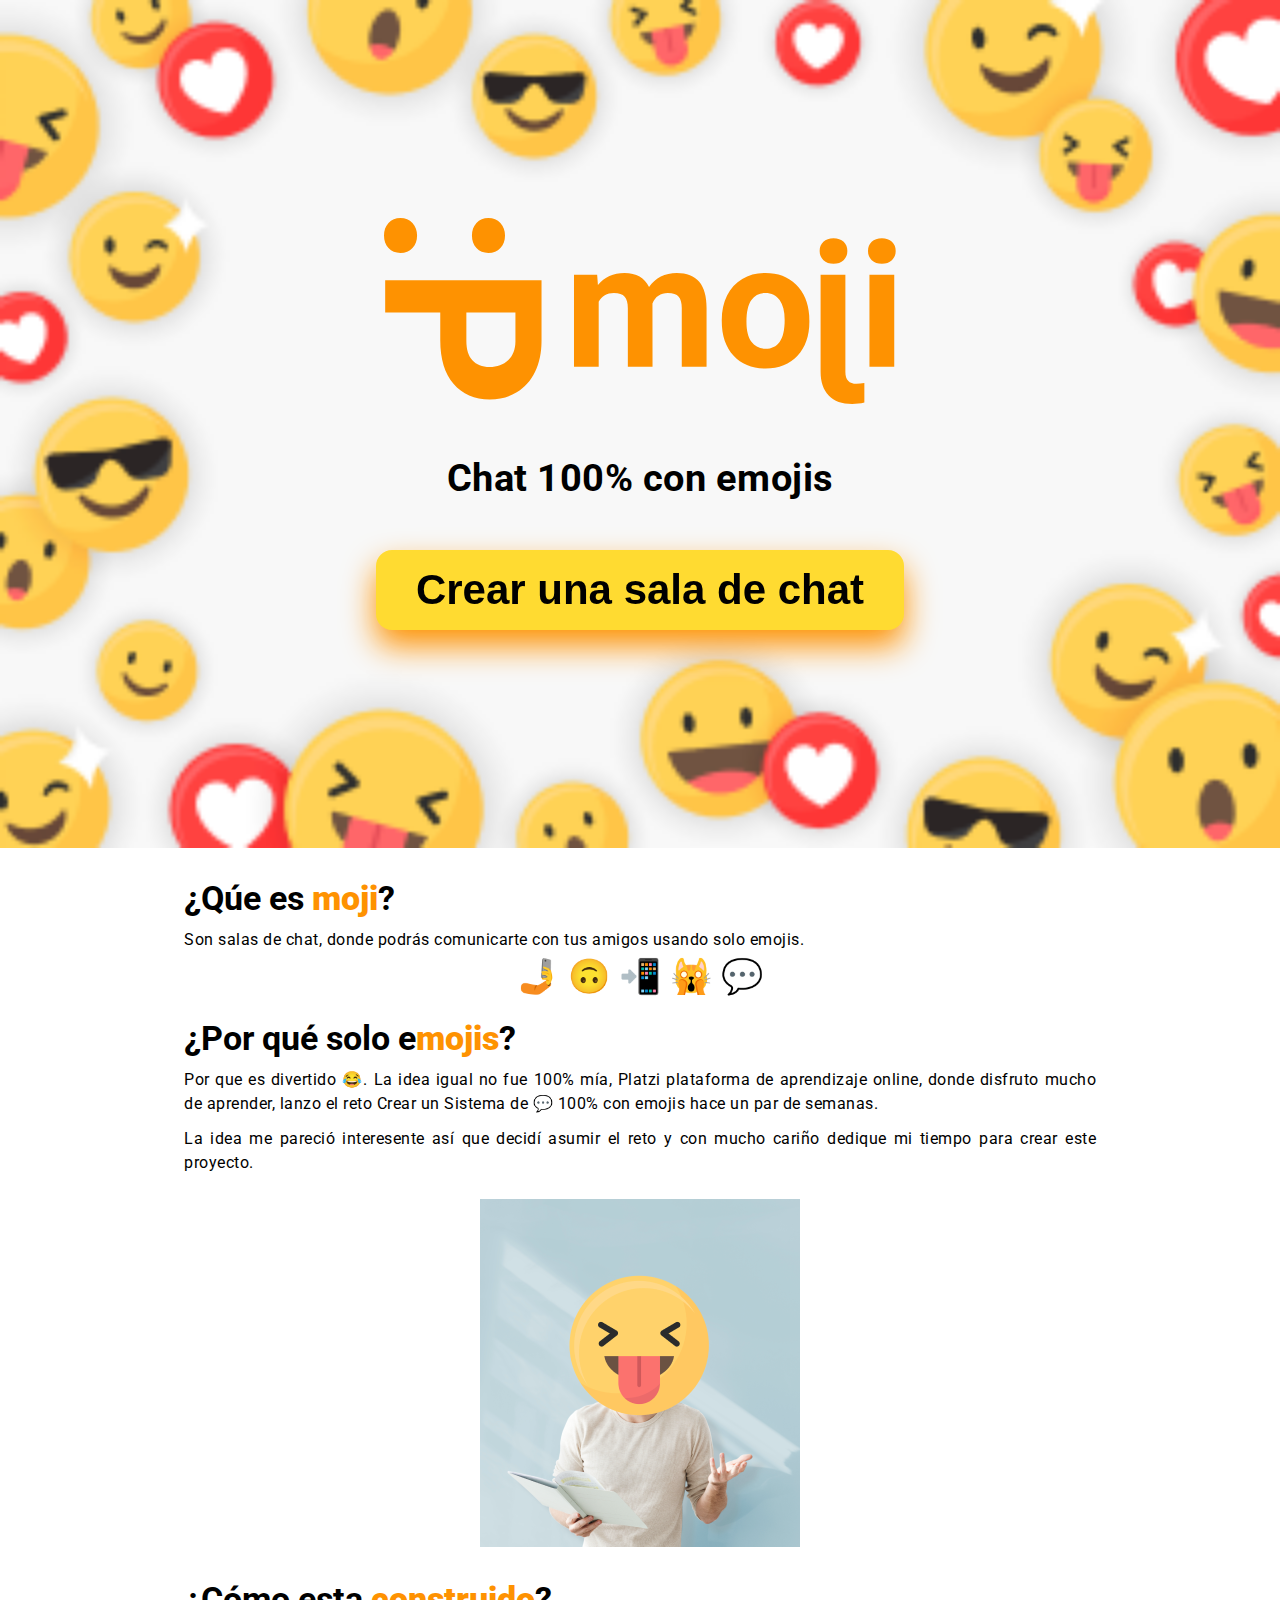
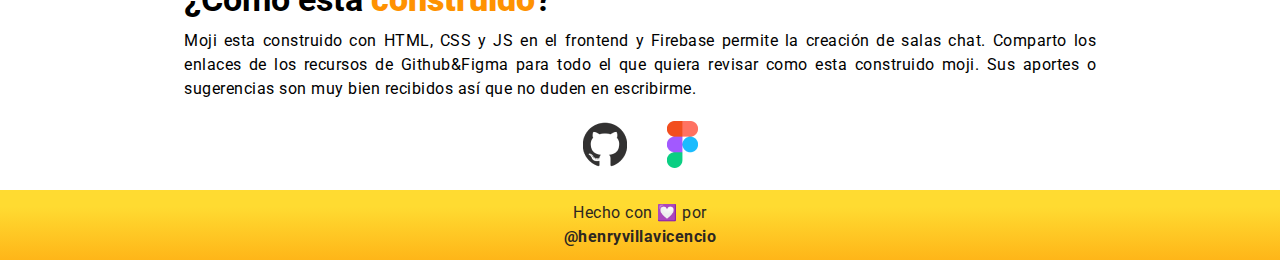
<file: index.html>
<!DOCTYPE html>
<html lang="es">
  <head>
    <meta charset="UTF-8" />
    <meta name="viewport" content="width=device-width, initial-scale=1.0" />
    <link
      href="https://fonts.googleapis.com/css2?family=Roboto:wght@400;700&display=swap"
      rel="stylesheet"
    />
    <link href="./assets/css/base.css" rel="stylesheet" />
    <link href="./assets/css/landing.css" rel="stylesheet" />
    <link
      href="./assets/css/small.css"
      rel="stylesheet"
      media="(min-width: 600px)"
    />
    <link
      href="./assets/css/medium.css"
      rel="stylesheet"
      media="(min-width: 960px)"
    />
    <link
      href="./assets/css/large.css"
      rel="stylesheet"
      media="(min-width: 1280px)"
    />
    <title>Moji</title>
  </head>
  <body>
    <main>
      <section class="hero-container">
        <img
          class="hero-image"
          src="./assets/img/backgroud-emojis.png"
          alt="fondo de emojis"
        />
        <div class="hero-content">
          <img src="./assets/icons/moji.svg" alt="moji logotipo" />
          <p>Chat 100% con emojis</p>
          <button onclick="window.location.href='./room-chat.html'">
            Crear una sala de chat
          </button>
        </div>
      </section>
      <section class="about-container container">
        <h1 class="title">¿Qúe es <strong>moji</strong>?</h1>
        <p>
          Son salas de chat, donde podrás comunicarte con tus amigos usando solo
          emojis.
        </p>
        <p class="about-emojis">
          <span role="img" aria-label="🤳">🤳</span>
          <span role="img" aria-label="🙃">🙃</span>
          <span role="img" aria-label="📲">📲</span>
          <span role="img" aria-label="🙀">🙀</span>
          <span role="img" aria-label="💬">💬</span>
        </p>
      </section>
      <section class="why-container">
        <div class="container">
          <h2 class="title">¿Por qué solo e<strong>mojis</strong>?</h2>
          <p>
            Por que es divertido 😂. La idea igual no fue 100% mía, Platzi
            plataforma de aprendizaje online, donde disfruto mucho de aprender,
            lanzo el reto Crear un Sistema de 💬 100% con emojis hace un par de
            semanas.
          </p>
          <br />
          <p>
            La idea me pareció interesente así que decidí asumir el reto y con
            mucho cariño dedique mi tiempo para crear este proyecto.
          </p>
        </div>
        <img
          class="why-image"
          src="./assets/img/emoji-people.png"
          alt="persona disfrasado de emoji "
        />
      </section>
      <section class="build-details-container container">
        <h2 class="title">¿Cómo esta <strong>construido</strong>?</h2>
        <p>
          Moji esta construido con HTML, CSS y JS en el frontend y Firebase
          permite la creación de salas chat. Comparto los enlaces de los
          recursos de Github&Figma para todo el que quiera revisar como esta
          construido moji. Sus aportes o sugerencias son muy bien recibidos así
          que no duden en escribirme.
        </p>
        <div class="build-details-tools">
          <a href="#" class="build-details-image">
            <img src="./assets/img/github.png" alt="github" />
          </a>
          <a href="#" class="build-details-image">
            <img src="./assets/img/figma.png" alt="figma" />
          </a>
        </div>
      </section>
    </main>
    <footer class="footer">
      <p>
        Hecho con <span role="img" aria-label="💟">💟</span> por <br /><strong
          >@henryvillavicencio</strong
        >
      </p>
    </footer>
  </body>
</html>
</file>
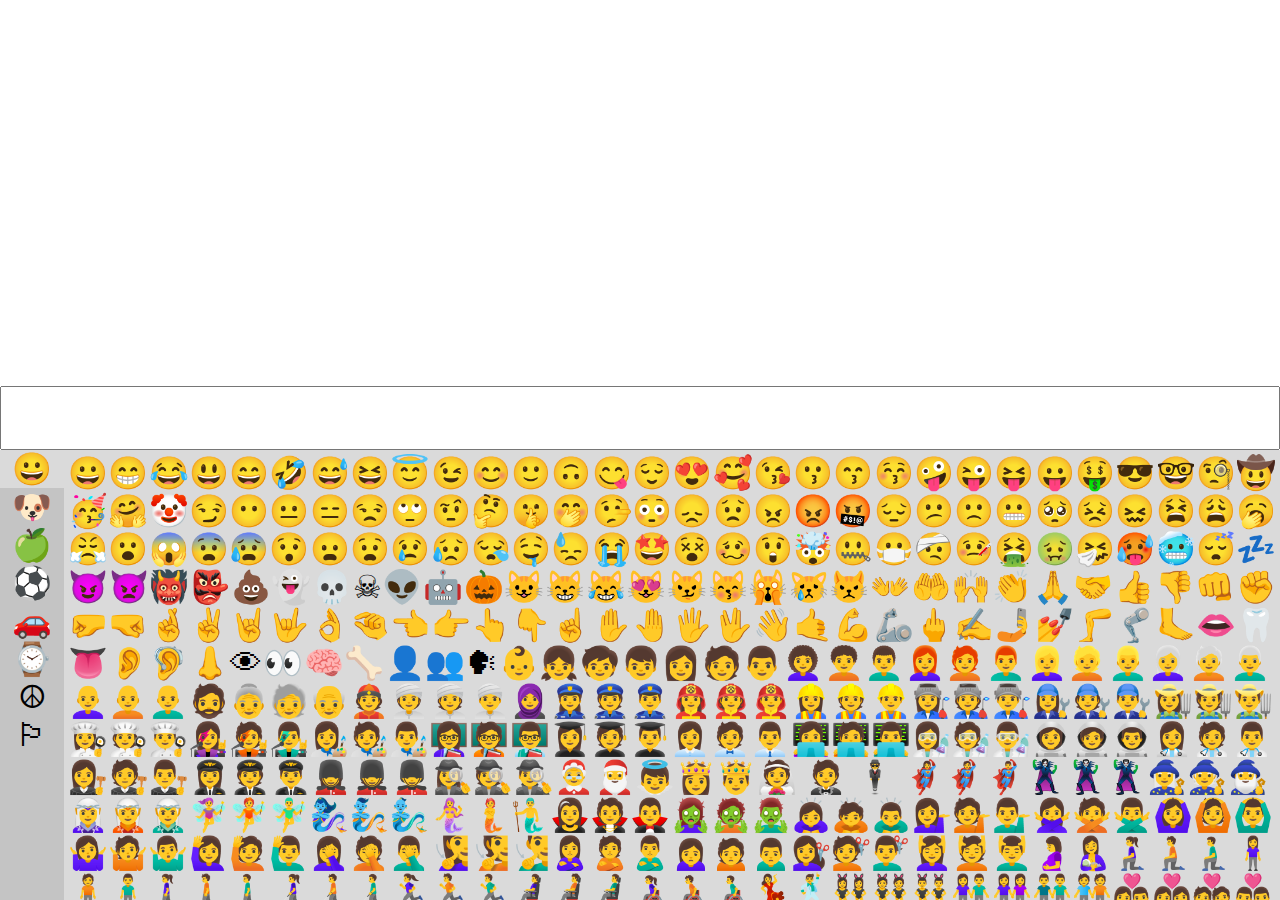
<file: room-chat.html>
<!DOCTYPE html>
<html lang="es">
  <head>
    <meta charset="UTF-8" />
    <meta name="viewport" content="width=device-width, initial-scale=1.0" />
    <link
      href="https://fonts.googleapis.com/css2?family=Roboto:wght@400;700&display=swap"
      rel="stylesheet"
    />
    <link href="./assets/css/base.css" rel="stylesheet" />
    <link href="./assets/css/room-chat-styles.css" rel="stylesheet" />
    <title>Chat</title>
  </head>
  <body>
    <main>
      <div class="chat-container">
        <div class="chat-messages"></div>
        <form class="chat-form">
          <input name="message" class="chat-input" />
        </form>
      </div>
      <div class="keyboard-container">
        <div class="keyboard-emojis-options">
          <ul>
            <li onClick="onSelect('😀')" class="selected" id="😀">
              <span role="img" aria-label="😀">😀</span>
            </li>
            <li onClick="onSelect('🐶')" id="🐶">
              <span role="img" aria-label="🐶">🐶</span>
            </li>
            <li onClick="onSelect('🍏')" id="🍏">
              <span role="img" aria-label="🍏">🍏</span>
            </li>
            <li onClick="onSelect('⚽')" id="⚽">
              <span role="img" aria-label="⚽">⚽</span>
            </li>
            <li onClick="onSelect('🚗')" id="🚗">
              <span role="img" aria-label="🚗">🚗</span>
            </li>
            <li onClick="onSelect('⌚')" id="⌚">
              <span role="img" aria-label="⌚">⌚</span>
            </li>
            <li onClick="onSelect('☮')" id="☮">
              <span role="img" aria-label="☮">☮</span>
            </li>
            <li onClick="onSelect('🏳')" id="🏳">
              <span role="img" aria-label="🏳">🏳</span>
            </li>
          </ul>
        </div>
        <div class="keyboard-emojis" id="keyboard"></div>
      </div>
    </main>
  </body>
  <script src="./assets/js/index.js"></script>
</html>
</file>
<file: assets/css/base.css>
:root {
  --black: #212121;
  --secondary-black: #2c2721;
  --orange: #fe9201;
  --yellow: #ffdb31;
  --white: #fff;
  --secondary-white: #fffae0;
  --gray: #c4c4c4;
  --secondary-gray: #dadada;
}

* {
  box-sizing: border-box;
  margin: 0;
  padding: 0;
}

html {
  font-size: 62.5%;
  font-family: "Roboto", sans-serif;
}

main {
  min-width: 320px;
  max-width: 1440px;
  margin: 0 auto;
}
</file>
<file: assets/css/landing.css>
p {
  font-size: 1.6rem;
  line-height: 2.4rem;
  text-align: justify;
  letter-spacing: 0.05rem;
  font-weight: 400;
}

.title {
  font-size: 3.4rem;
  margin-top: 3.2rem;
  margin-bottom: 1.2rem;
  line-height: 3.6rem;
  text-align: left;
}

.title strong {
  color: var(--orange);
}

.hero-container {
  position: relative;
  display: flex;
  justify-content: center;
  align-items: center;
  min-width: 320px;
  height: 66.25vw;
  max-height: 100vh;
  overflow: hidden;
}

.hero-image {
  position: absolute;
  z-index: -1;
  width: 100%;
  max-height: 100%;
  object-fit: cover;
  max-height: 954px;
}

.hero-content {
  text-align: center;
  width: 100%;
}

.hero-content img {
  width: 40%;
}

.hero-content p {
  font-size: 1.2rem;
  font-weight: bold;
  line-height: 1.6rem;
  margin: 1.6rem 0;
  text-align: center;
}

.hero-content button {
  font-size: 1.4rem;
  font-weight: bold;
  line-height: 1.6rem;
  text-align: center;
  padding: 0.8rem 2rem;
  background: var(--yellow);
  filter: drop-shadow(0px 4px 4px var(--orange));
  border: none;
}
.hero-content button:hover {
  background: var(--orange);
  color: var(--white);
}

.container {
  margin: 0 16px;
}

.about-emojis {
  font-size: 3.4rem;
  text-align: center;
  margin-top: 1.2rem;
}

.why-container {
  text-align: center;
}

.why-image {
  margin-top: 2.4rem;
  width: 100%;
  max-width: 320px;
}

.build-details-tools {
  display: flex;
  justify-content: center;
  align-items: center;
}

.build-details-image {
  margin: 2rem;
}

.footer {
  background: linear-gradient(
    180deg,
    var(--yellow) 23.85%,
    var(--orange) 171.83%
  );
  height: 70px;
  color: var(--secondary-black);
  display: flex;
  justify-content: center;
  align-items: center;
}
.footer p {
  text-align: center;
}
</file>
<file: assets/css/small.css>
.container,
.why-container {
  width: 552px;
  margin: 0 auto;
}

.hero-content p {
  font-size: 2.4rem;
  margin: 3.2rem 0;
}

.hero-content button {
  font-size: 2.8rem;
  line-height: 3.2rem;
  filter: drop-shadow(0px 8px 8px var(--orange));
}
</file>
<file: assets/css/medium.css>
.container,
.why-container {
  width: 912px;
}
</file>
<file: assets/css/large.css>
.hero-content p {
  font-size: 3.8rem;
  margin: 6.4rem 0;
}

.hero-content button {
  font-size: 4.2rem;
  line-height: 4.8rem;
  filter: drop-shadow(0px 16px 16px var(--orange));
  border-radius: 16px;
  padding: 1.6rem 4rem;
}
</file>
<file: assets/css/room-chat-styles.css>
main {
  height: 100vh;
  display: flex;
  flex-direction: column;
}
.selected {
  background: var(--secondary-gray);
}
.chat-container {
  position: relative;
  flex: 1;
  display: flex;
  flex-direction: column;
}

.chat-messages {
  flex: 1;
}

.chat-form {
  width: 100%;
}
.chat-input {
  height: 64px;
  bottom: 0;
  width: 100%;
}

.keyboard-container {
  min-width: 320px;
  background-color: var(--secondary-gray);
  display: flex;
  font-size: 3.2rem;
  position: relative;
  min-height: 340px;
  height: 50vh;
}

.keyboard-emojis-options {
  background-color: var(--gray);
  width: 64px;
  text-align: center;
}

.keyboard-emojis {
  flex: 1;
  max-height: 100%;
  overflow: scroll;
  padding: 0.4rem;
  text-align: justify;
}
</file>
